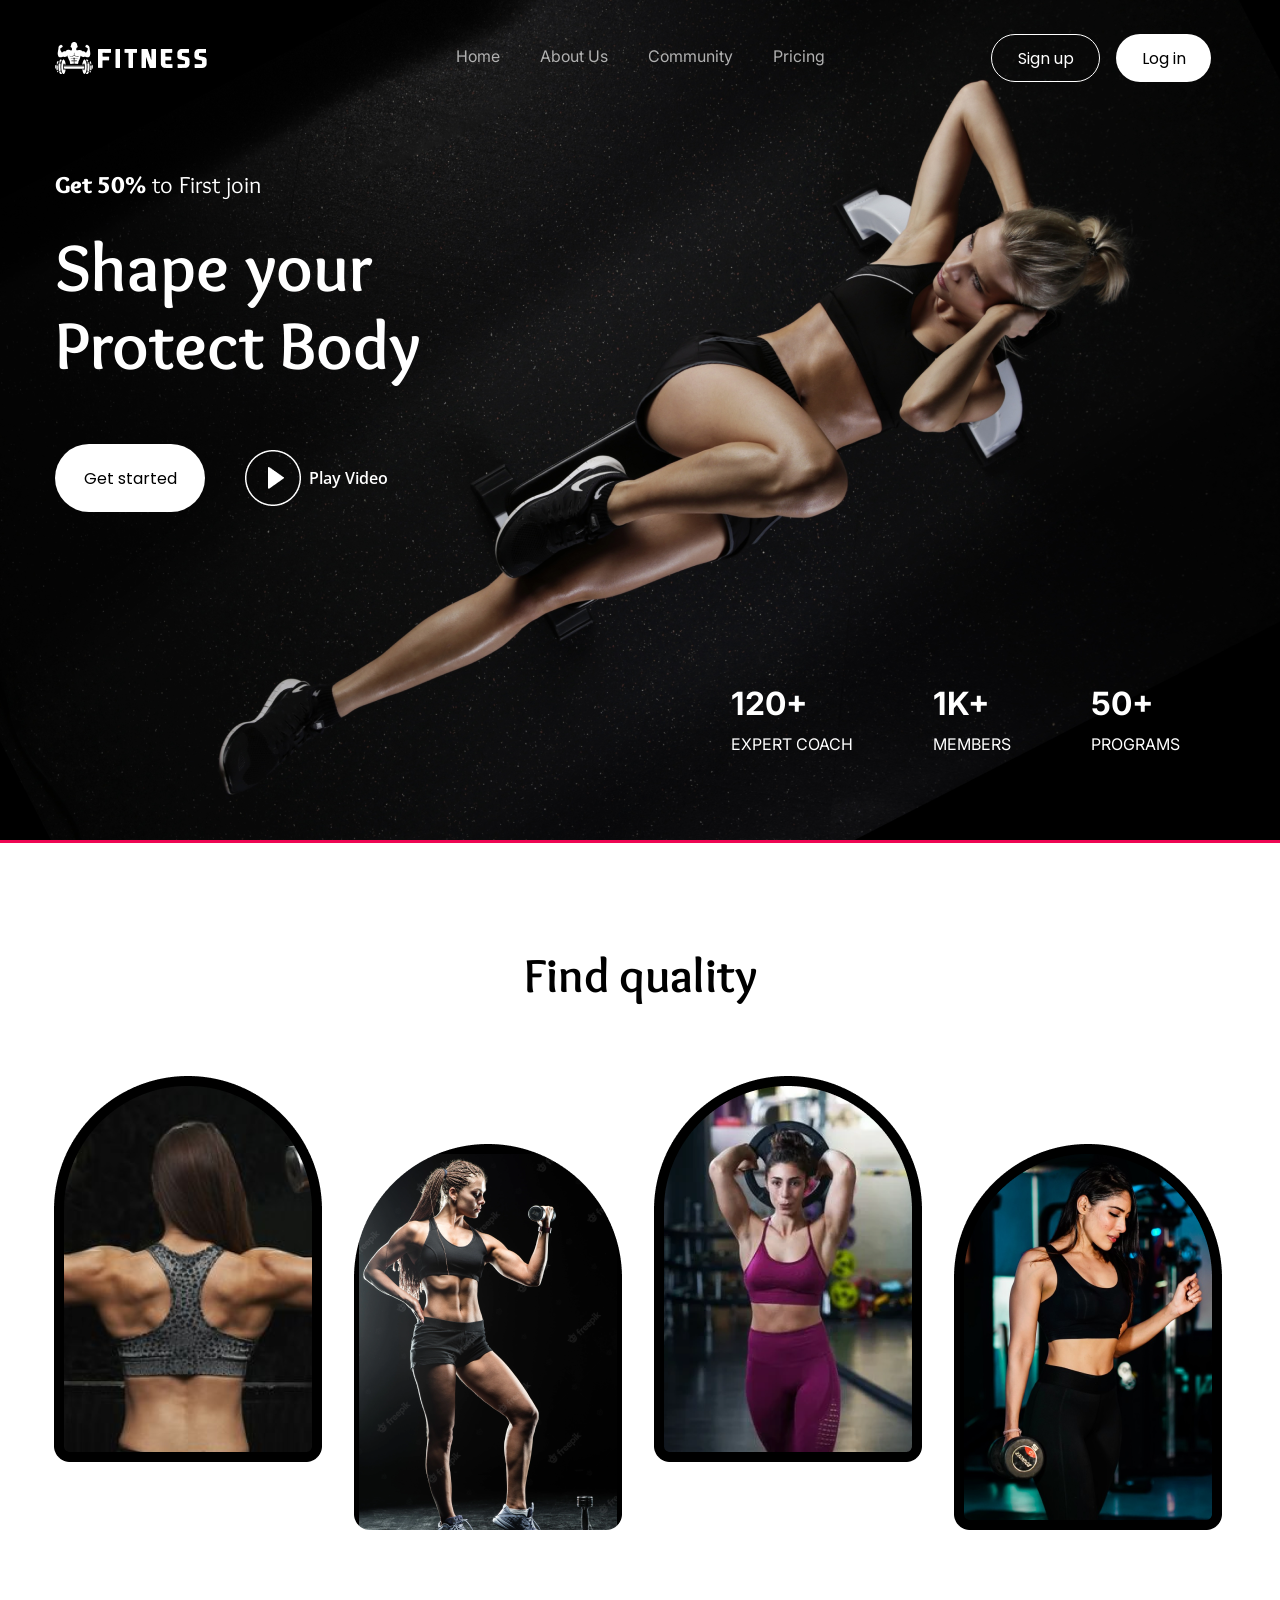
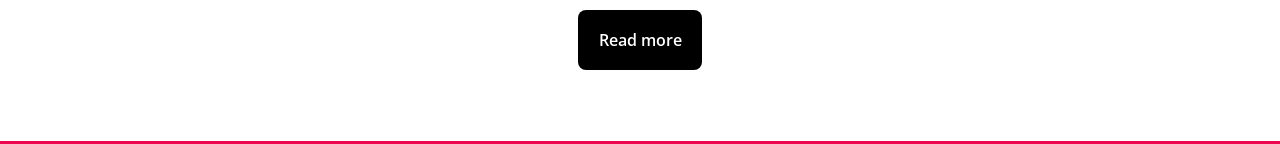
<file: index.html>
<!DOCTYPE html>
<html lang="ru">
<head>
    <meta charset="UTF-8">
    <meta name="viewport" content="width=device-width, initial-scale=1.0">
    <title>fitness-web</title>
    <link rel="stylesheet" href="css/style.css">
</head>
<body>
    <div class="container">
        <header>
            <nav class="nav">
                <div class="logo ">
                    <img src="img/logo.svg" alt="Logo">
                    <img style="width: 109px; height: 19px;" src="img/FITNESS.png" alt="FITNESS">
                </div>
                <div class="menu">
                    <a href="#" class="nav__menu__text">Home</a>
                    <a href="#" class="nav__menu__text">About us</a>
                    <a href="#" class="nav__menu__text">Community</a>
                    <a href="#" class="nav__menu__text">Pricing</a>
                </div>
                    <div class="action">

                        <div class="button__unfilled">
                            <a href="#" class="href-white">
                            <span class="button__overlay__sign-up"></span>
                            <span class="button__text__overlay__sign-up">Sign up</span></a>
                        </div>

                        <div class="button__filled">
                            <a href="#" class="href">
                            <span class="button__overlay"></span>
                            <span class="button__text__overlay">Log in</span></a>
                        </div>

                    </div>
            </nav>
            <div style="height: 34px; margin-top: 88px; ">
            <p class="text" style="height: 34px; font-size: 24px;"><span style="font-family: overlock-black;">Get 50%</span><span style="font-family: overlock-reg;"> to First join</span></p>
            </div>
            <div class="shape">
                <h1 class = "shape__font">Shape your<br>Protect Body</h1>
            </div>
            <div class="preview">
                <div class="button__get-started">
                    <a href="#" class="href">
                        <span class="button__overlay"></span>
                        <span class="button__text__overlay">Get started</span>
                    </a>
                </div>
                    <div>
                        <a href="video.html" class="text play">
                        <img src="img/play.png" alt="play">Play Video</a>
                    </div>
                
            </div>
            <div class="members">
                <div>
                    <div class="members__top">120+</div>
                    <div class="members__bottom">expert coach</div>
                </div>
                <div>
                    <div class="members__top"> 1K+</div>
                    <div class="members__bottom">members</div>
                </div>
                <div>
                    <div class="members__top"> 50+</div>
                    <div class="members__bottom">programs</div>
                    
            </div>
        </header>
        <main>
            <div class="quality">
                <p class="find-quality">Find quality</p>
                <div class="quality__gallery">
                    <img src="img/quality 1.png" alt="quality photo 1" class="quality_gallery__top">
                    <img src="img/quality 2.png" alt="quality photo 2" class="quality_gallery__bottom">
                    <img src="img/quality 3.png" alt="quality photo 3" class="quality_gallery__top">
                    <img src="img/quality 4.png" alt="quality photo 4" class="quality_gallery__bottom">
                </div>
                <a href="#" class="read-more">Read more</a>
            </div>
        </main>
    </div>
</body>
</html>
</file>
<file: css/style.css>
* {
  margin: 0;
  box-sizing: border-box;
}

@font-face {
  font-family: "open_sans-semibold";
  src: url(../fonts/Open_Sans/static/OpenSans-SemiBold.ttf);
}
@font-face {
  font-family: "poppins-reg";
  src: url(../fonts/Poppins/Poppins-Regular.ttf);
}
@font-face {
  font-family: "overlock-reg";
  src: url(../fonts/overlock/Overlock-Regular.ttf);
}
@font-face {
  font-family: "overlock-black";
  src: url(../fonts/overlock/Overlock-Black.ttf);
}
@font-face {
  font-family: "overlock-bold";
  src: url(../fonts/overlock/Overlock-Bold.ttf);
}
@font-face {
  font-family: "inter-reg";
  src: url(../fonts/Inter/static/Inter_18pt-Regular.ttf);
  font-weight: 400;
}
@font-face {
  font-family: "inter-bold";
  src: url(../fonts/Inter/static/Inter_18pt-Bold.ttf);
}
.text {
  font-size: 16px;
  color: #FFFFFF;
  font-family: overlock-reg;
  text-decoration: none;
}

.href-white {
  font-size: 16px;
  color: #FFFFFF;
  font-family: poppins-reg;
  text-decoration: none;
}

.href {
  font-size: 16px;
  color: #FFFFFF;
  font-family: poppins-reg;
  text-decoration: none;
  color: black;
}

body {
  display: flex;
  justify-content: center;
}

.container {
  flex-direction: column;
}

header {
  background-position: center;
  background-image: url("../img/img_1.png");
  width: 1440px;
  height: 840px;
  background-repeat: no-repeat;
  background-size: cover;
  display: flex;
  flex-direction: column;
  padding: 0px 149px 0px 135px;
}

.nav {
  width: 1156px;
  height: 48px;
  display: flex;
  flex-direction: row;
  align-items: center;
  margin-top: 34px;
}

.logo {
  display: flex;
  width: 158px;
  height: 34px;
  gap: 5px;
  align-items: center;
}

.menu {
  display: flex;
  gap: 40px;
  width: 375px;
  height: 24px;
  margin: 12px 164px 12px 245px;
}

.nav__menu__text {
  font-size: 16px;
  color: #FFFFFF;
  font-family: inter-reg;
  text-decoration: none;
  position: relative;
  text-decoration: none;
  cursor: pointer;
  color: rgb(177, 177, 177);
  text-transform: capitalize;
}

.nav__menu__text:hover {
  color: white;
}

.nav__menu__text::before {
  content: "";
  background-color: #ee0653;
  position: absolute;
  height: 3px;
  width: 0%;
  transition: all 500ms;
  bottom: 0px;
  left: 0;
}

.nav__menu__text:hover::before {
  width: 100%;
}

.action {
  display: flex;
  gap: 16px;
  height: 48px;
}

.button__text__overlay__sign-up {
  position: relative;
  transition: color ease;
}

.button__overlay__sign-up {
  inset: 0;
  background-color: white;
  position: absolute;
  width: 100%;
  height: 100%;
  border-radius: 40px;
  transform: scale(0);
  transition: transform ease;
}

.button__overlay {
  inset: 0;
  background-color: #383838;
  position: absolute;
  width: 100%;
  height: 100%;
  border-radius: 40px;
  transform: scale(0);
  transition: transform ease;
}

.button__text__overlay {
  position: relative;
  z-index: 10;
  transition: color ease;
}

.button__get-started:hover .button__overlay, .button__filled:hover .button__overlay {
  transform: scale(1.02);
}

.button__get-started:hover .button__text__overlay, .button__filled:hover .button__text__overlay {
  color: white;
}

.button__unfilled:hover .button__overlay__sign-up {
  transform: scale(1.02);
}

.button__unfilled:hover .button__text__overlay__sign-up {
  color: black;
}

.button__filled {
  font-size: 16px;
  color: #FFFFFF;
  font-family: poppins-reg;
  text-decoration: none;
  height: 48px;
  width: 95px;
  position: relative;
  display: flex;
  border-radius: 40px;
  justify-content: center;
  align-items: center;
  background-color: white;
  color: black;
  border: none;
  cursor: pointer;
  padding: 0;
  margin: 0;
}

.button__unfilled {
  font-size: 16px;
  color: #FFFFFF;
  font-family: poppins-reg;
  text-decoration: none;
  height: 48px;
  width: 109px;
  position: relative;
  display: flex;
  border-radius: 40px;
  justify-content: center;
  align-items: center;
  background-color: transparent;
  color: white;
  border: none;
  cursor: pointer;
  padding: 0;
  margin: 0;
  border: 1px solid #FFFFFF;
}

.shape {
  width: 366px;
  height: 156px;
  margin-top: 24px;
}

.shape__font {
  font-size: 68px;
  color: #FFFFFF;
  font-family: overlock-bold;
  text-decoration: none;
  line-height: 78px;
}

.preview {
  width: 334px;
  height: 60px;
  display: flex;
  align-items: center;
  gap: 40px;
  margin-top: 64px;
}

.play {
  display: flex;
  align-items: center;
  flex-direction: row;
  text-decoration: none;
  width: 144px;
  height: 56px;
  font-family: open_sans-semibold;
  gap: 8px;
}

.button__get-started {
  font-size: 16px;
  color: #FFFFFF;
  font-family: open_sans-semibold;
  text-decoration: none;
  height: 68px;
  width: 150px;
  position: relative;
  display: flex;
  border-radius: 40px;
  justify-content: center;
  align-items: center;
  background-color: white;
  color: black;
  border: none;
  cursor: pointer;
  padding: 0;
  margin: 0;
}

.members {
  width: 451px;
  height: 70px;
  margin: 180px 174px 83px 676px;
  gap: 80px;
  display: flex;
}

.members__top {
  font-size: 32px;
  color: #FFFFFF;
  font-family: inter-bold;
  text-decoration: none;
  display: flex;
  align-items: center;
  margin-bottom: 16px;
  height: 30px;
}

.members__bottom {
  font-size: 16px;
  color: #FFFFFF;
  font-family: inter-reg;
  text-decoration: none;
  height: 24px;
  text-transform: uppercase;
}

.quality {
  width: 1440px;
  height: 904px;
  background: #ffffff;
  display: flex;
  flex-direction: column;
  align-items: center;
  padding-top: 103px;
  border: #ee0653 3px solid;
}

.quality__gallery {
  display: flex;
  width: 1172px;
  height: 454px;
  gap: 32px;
  margin: 72px 136px 80px 136px;
}

.quality_gallery__top {
  width: 268px;
  height: 386px;
}

.quality_gallery__bottom {
  width: 268px;
  height: 386px;
  margin-top: 68px;
}

.read-more {
  font-size: 16px;
  color: #FFFFFF;
  font-family: open_sans-semibold;
  text-decoration: none;
  display: flex;
  align-items: center;
  justify-content: center;
  background: black;
  width: 124px;
  height: 60px;
  text-decoration: none;
  border-radius: 8px;
}

.find-quality {
  font-size: 48px;
  color: #FFFFFF;
  font-family: overlock-bold;
  text-decoration: none;
  color: #000000;
  width: 233px;
  height: 58px;
}/*# sourceMappingURL=style.css.map */
</file>
